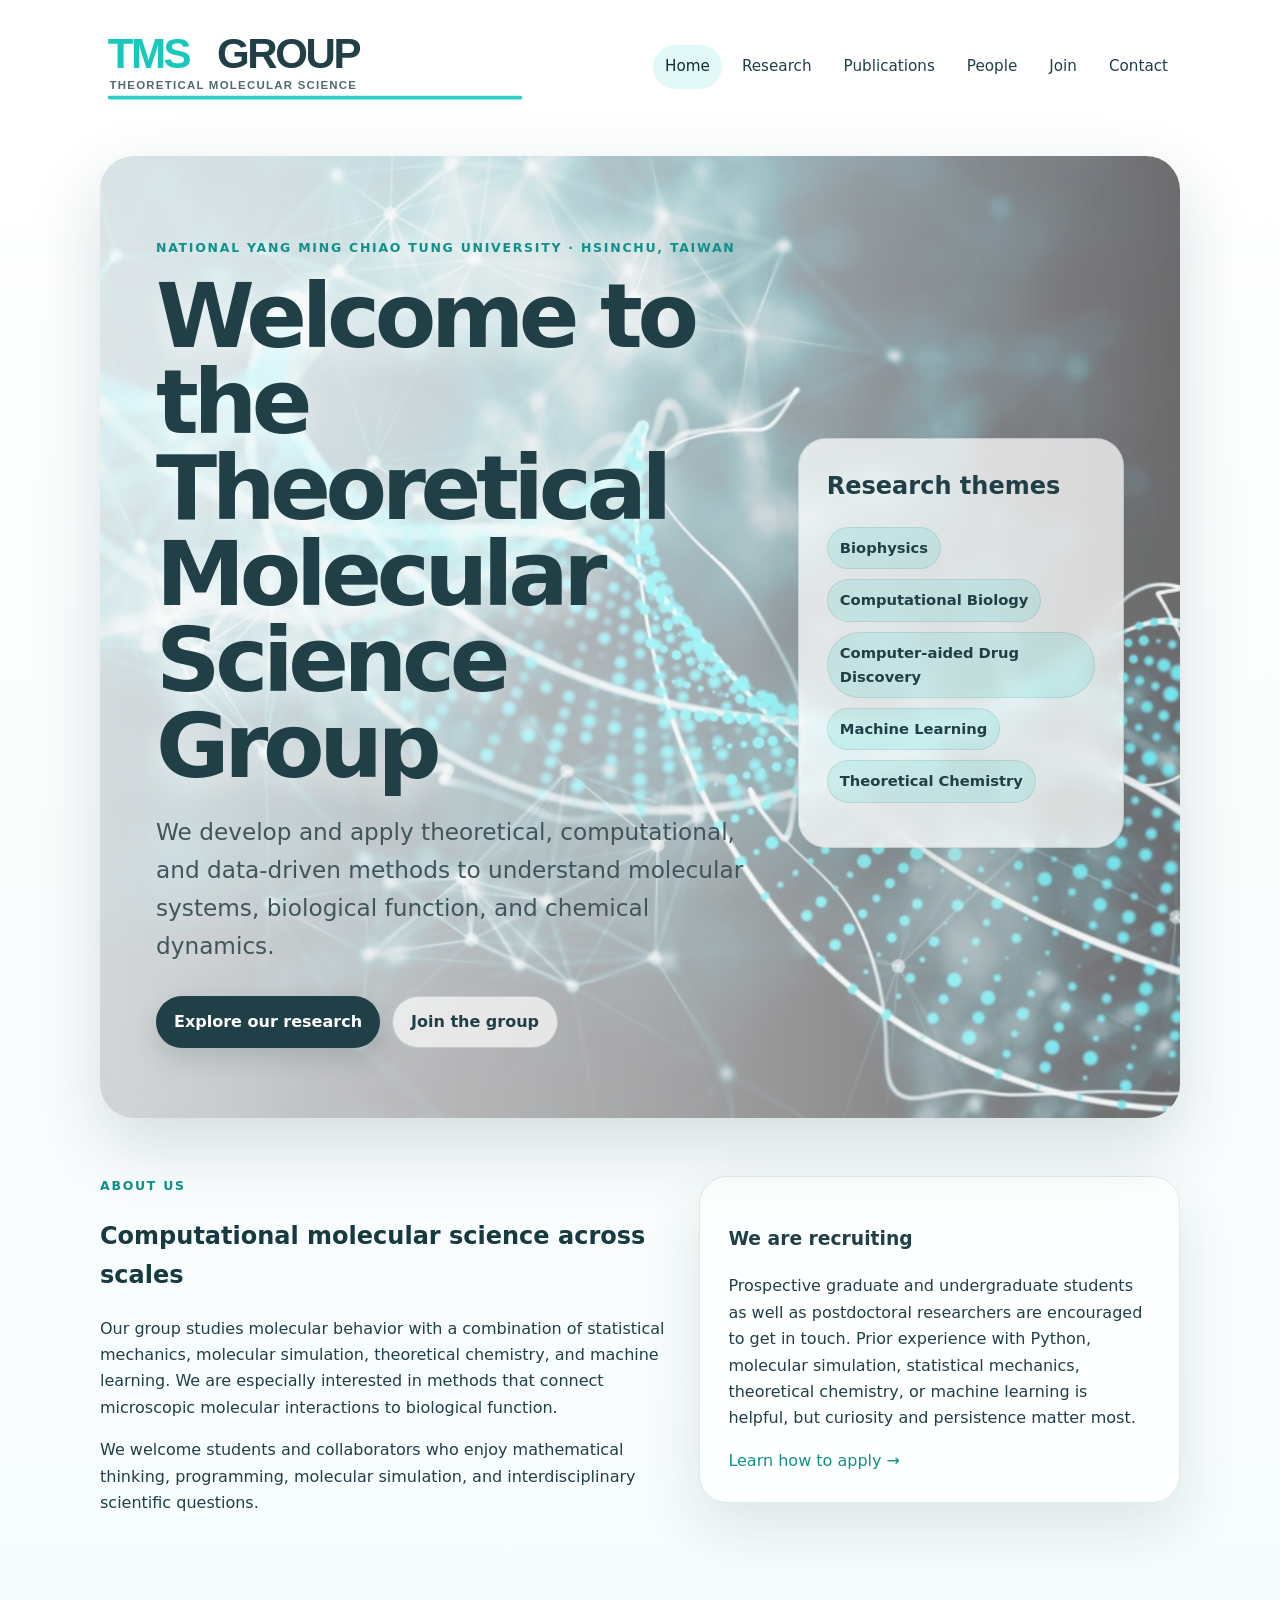
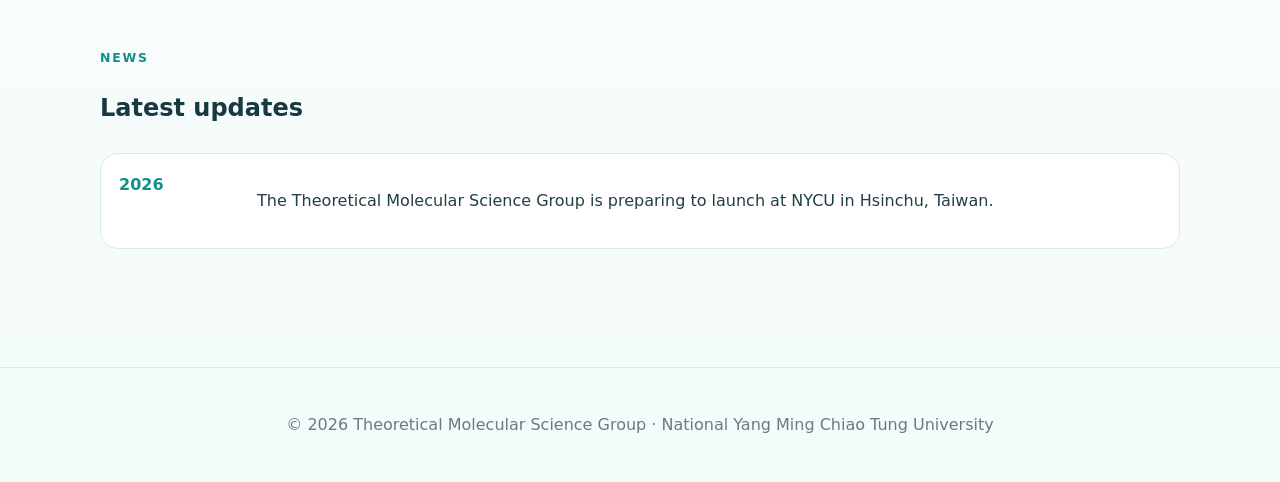
<file: index.html>
<!doctype html>
<html lang="en">
<head>
  <meta charset="utf-8">
  <meta name="viewport" content="width=device-width, initial-scale=1">
  <title>Theoretical Molecular Science Group | NYCU</title>
  <meta name="description" content="Theoretical Molecular Science Group at National Yang Ming Chiao Tung University, led by Ying-Chih Chiang.">
  <link rel="stylesheet" href="assets/styles.css">
  <link rel="icon" href="assets/favicon.svg" type="image/svg+xml">
</head>
<body>
  <header class="site-header">
    <a class="brand" href="index.html" aria-label="Theoretical Molecular Science Group home">
      <img src="assets/banner.svg" alt="Theoretical Molecular Science Group banner">
    </a>
    <button class="nav-toggle" aria-expanded="false" aria-controls="main-nav">Menu</button>
    <nav id="main-nav" class="main-nav" aria-label="Main navigation">
      <a class="active" href="index.html">Home</a>
      <a href="research.html">Research</a>
      <a href="publications.html">Publications</a>
      <a href="people.html">People</a>
      <a href="join.html">Join</a>
      <a href="contact.html">Contact</a>
    </nav>
  </header>

  <main>
    <section class="hero">
      <div>
        <p class="eyebrow">National Yang Ming Chiao Tung University · Hsinchu, Taiwan</p>
        <h1>Welcome to the Theoretical Molecular Science Group</h1>
        <p class="lead">We develop and apply theoretical, computational, and data-driven methods to understand molecular systems, biological function, and chemical dynamics.</p>
        <div class="hero-actions">
          <a class="button" href="research.html">Explore our research</a>
          <a class="button secondary" href="join.html">Join the group</a>
        </div>
      </div>
      <aside class="hero-card" aria-label="Group focus">
        <h2>Research themes</h2>
        <ul class="tag-list">
          <li>Biophysics</li>
          <li>Computational Biology</li>
          <li>Computer-aided Drug Discovery</li>
	  <li>Machine Learning</li>
          <li>Theoretical Chemistry</li>
        </ul>
      </aside>
    </section>

    <section class="section grid-two">
      <div>
        <p class="eyebrow">About us</p>
        <h2>Computational molecular science across scales</h2>
        <p>Our group studies molecular behavior with a combination of statistical mechanics, molecular simulation, theoretical chemistry, and machine learning. We are especially interested in methods that connect microscopic molecular interactions to biological function.</p>
        <p>We welcome students and collaborators who enjoy mathematical thinking, programming, molecular simulation, and interdisciplinary scientific questions.</p>
      </div>
      <div class="notice-card">
        <h3>We are recruiting</h3>
        <p>Prospective graduate and undergraduate students as well as postdoctoral researchers are encouraged to get in touch. Prior experience with Python, molecular simulation, statistical mechanics, theoretical chemistry, or machine learning is helpful, but curiosity and persistence matter most.</p>
        <a href="join.html">Learn how to apply →</a>
      </div>
    </section>

    <section class="section">
      <div class="section-heading">
        <p class="eyebrow">News</p>
        <h2>Latest updates</h2>
      </div>
      <div class="news-list">
        <article>
          <time datetime="2026-08">2026</time>
          <p>The Theoretical Molecular Science Group is preparing to launch at NYCU in Hsinchu, Taiwan.</p>
        </article>
      </div>
    </section>
  </main>

  <footer class="site-footer">
    <p>© <span id="year"></span> Theoretical Molecular Science Group · National Yang Ming Chiao Tung University</p>
  </footer>
  <script src="assets/main.js"></script>
</body>
</html>
</file>
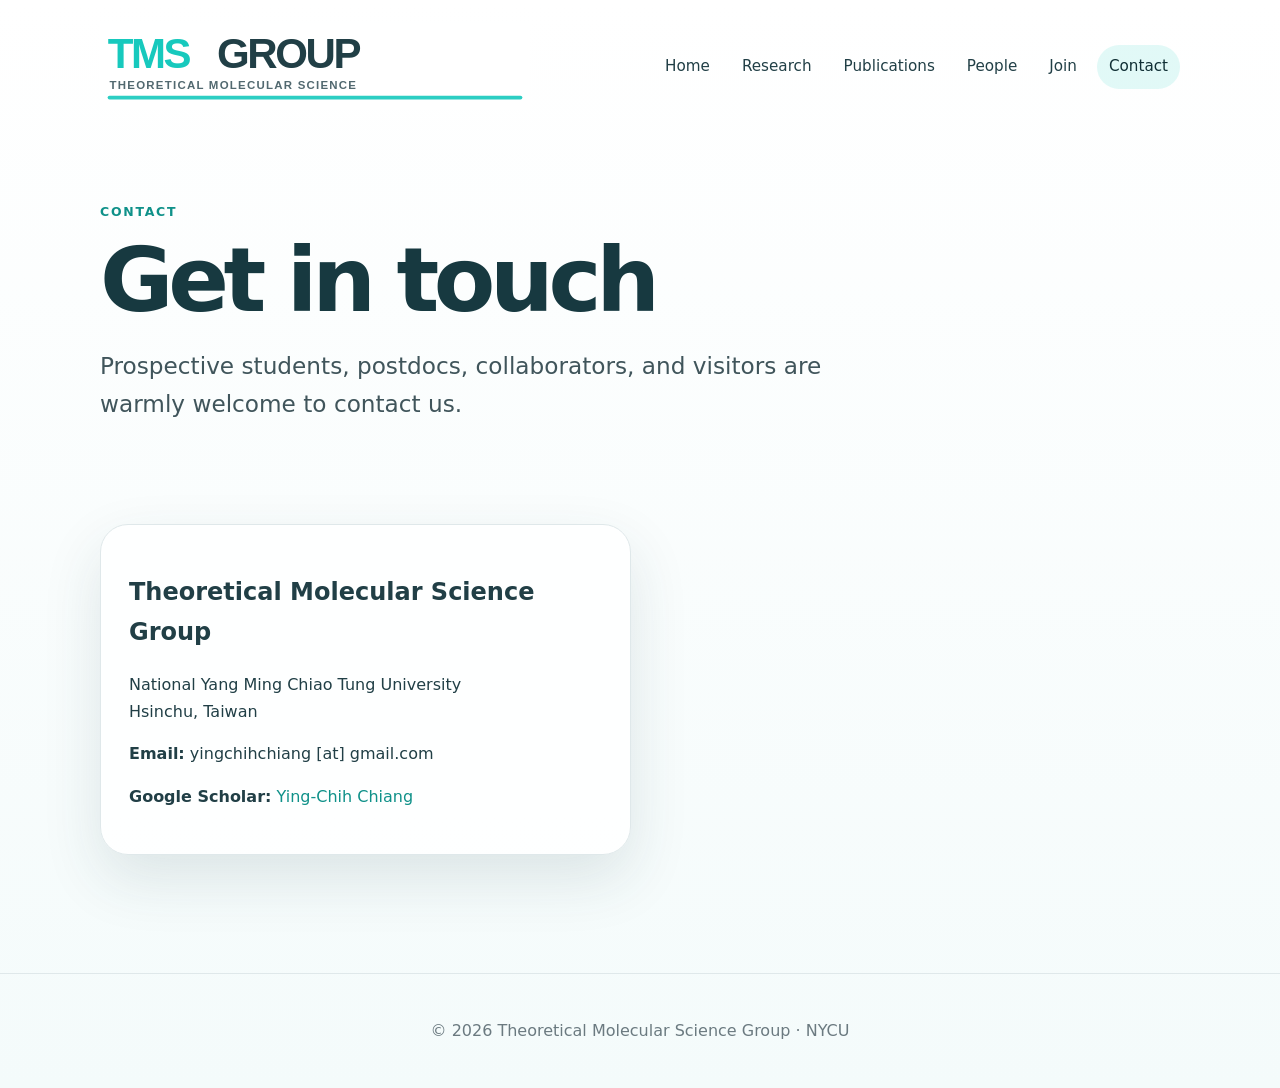
<file: contact.html>
<!doctype html>
<html lang="en">
<head>
  <meta charset="utf-8">
  <meta name="viewport" content="width=device-width, initial-scale=1">
  <title>Contact | Theoretical Molecular Science Group</title>
  <meta name="description" content="Contact the Theoretical Molecular Science Group at NYCU.">
  <link rel="stylesheet" href="assets/styles.css">
  <link rel="icon" href="assets/favicon.svg" type="image/svg+xml">
</head>
<body>
  <header class="site-header">
    <a class="brand" href="index.html"><img src="assets/banner.svg" alt="Theoretical Molecular Science Group banner"></a>
    <button class="nav-toggle" aria-expanded="false" aria-controls="main-nav">Menu</button>
    <nav id="main-nav" class="main-nav" aria-label="Main navigation">
      <a href="index.html">Home</a><a href="research.html">Research</a><a href="publications.html">Publications</a><a href="people.html">People</a><a href="join.html">Join</a><a class="active" href="contact.html">Contact</a>
    </nav>
  </header>
  <main>
    <section class="page-title">
      <p class="eyebrow">Contact</p>
      <h1>Get in touch</h1>
      <p class="lead">Prospective students, postdocs, collaborators, and visitors are warmly welcome to contact us.</p>
    </section>

    <section class="contact-layout">
      <div class="contact-card">
        <h2>Theoretical Molecular Science Group</h2>
        <p>National Yang Ming Chiao Tung University<br>Hsinchu, Taiwan</p>
        <p><strong>Email:</strong> yingchihchiang [at] gmail.com</p>
        <p><strong>Google Scholar:</strong> <a href="https://scholar.google.com/citations?user=zbOecagAAAAJ" target="_blank" rel="noopener">Ying-Chih Chiang</a></p>
      </div>
    </section>
  </main>
  <footer class="site-footer"><p>© <span id="year"></span> Theoretical Molecular Science Group · NYCU</p></footer>
  <script src="assets/main.js"></script>
</body>
</html>
</file>
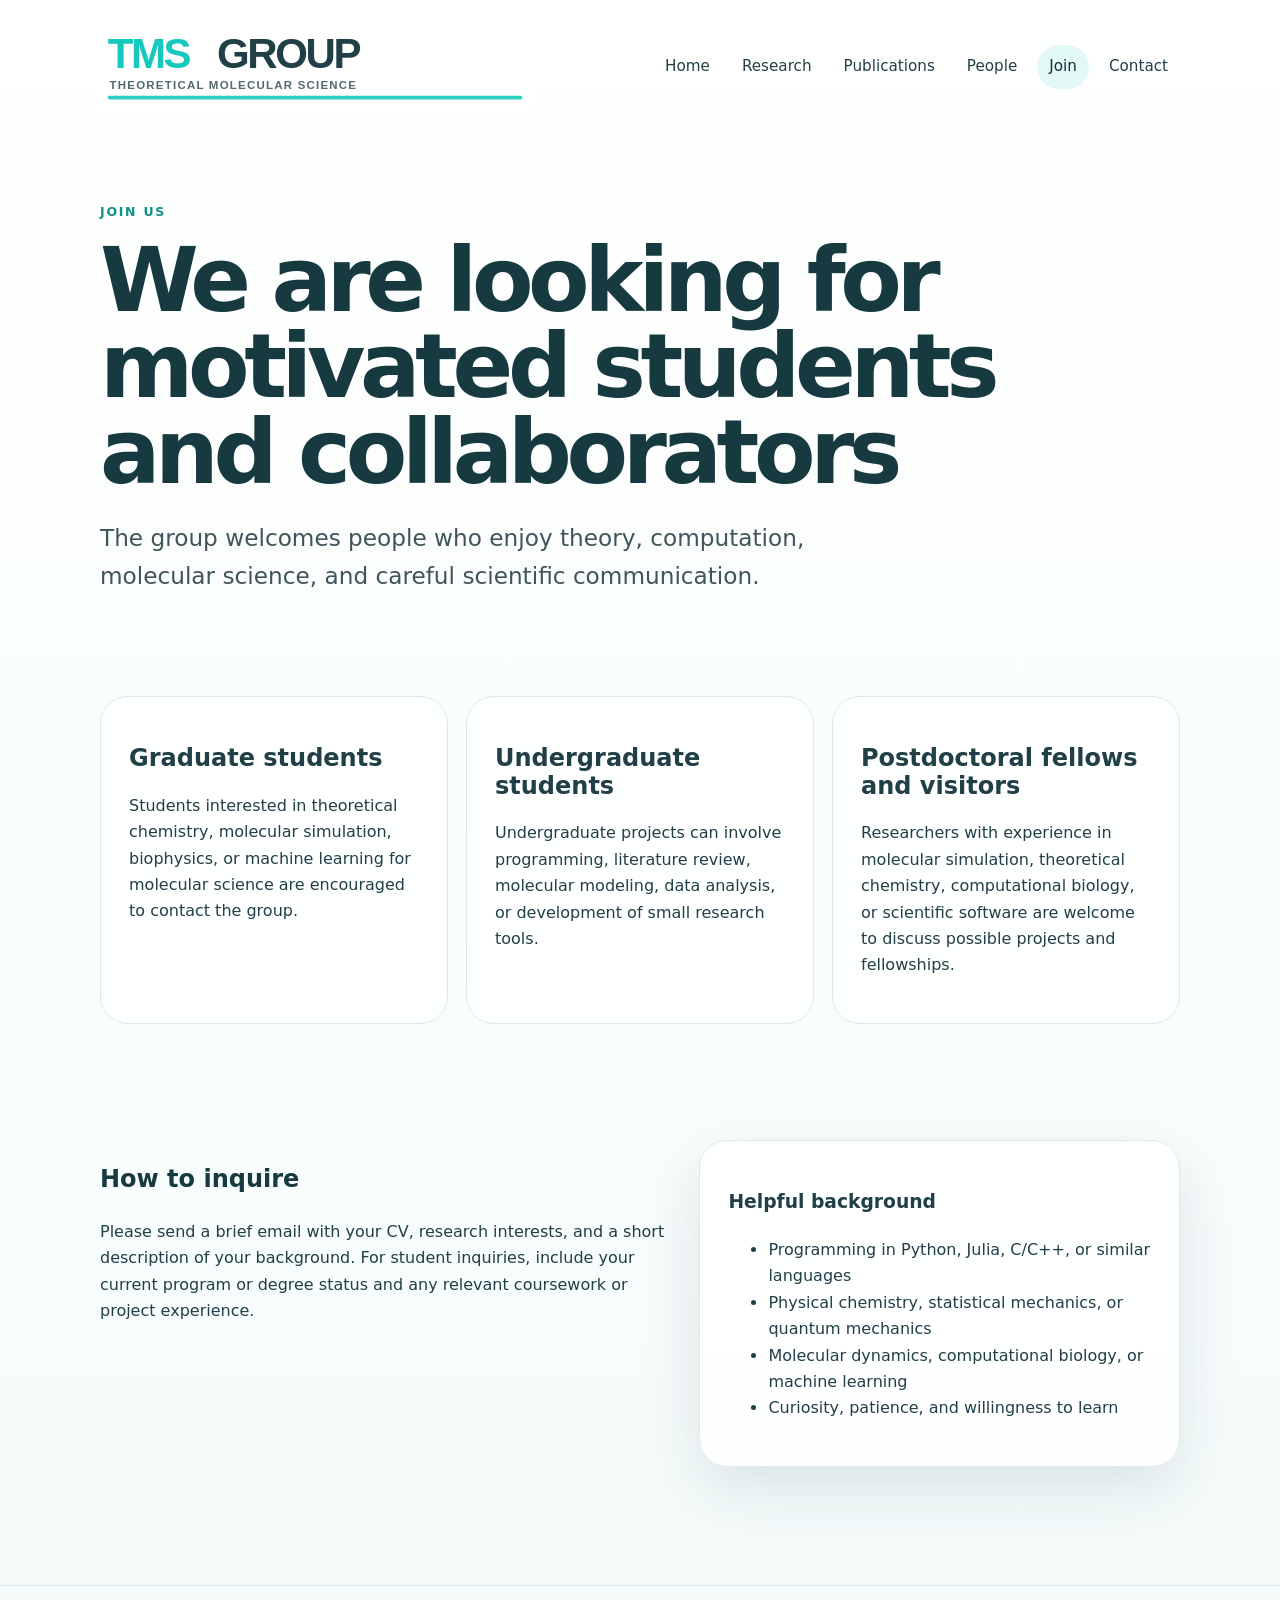
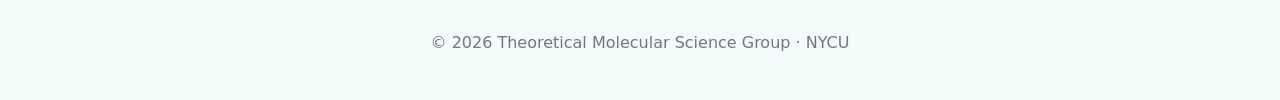
<file: join.html>
<!doctype html>
<html lang="en">
<head>
  <meta charset="utf-8">
  <meta name="viewport" content="width=device-width, initial-scale=1">
  <title>Join | Theoretical Molecular Science Group</title>
  <meta name="description" content="Open positions and application information for the Theoretical Molecular Science Group at NYCU.">
  <link rel="stylesheet" href="assets/styles.css">
  <link rel="icon" href="assets/favicon.svg" type="image/svg+xml">
</head>
<body>
  <header class="site-header">
    <a class="brand" href="index.html"><img src="assets/banner.svg" alt="Theoretical Molecular Science Group banner"></a>
    <button class="nav-toggle" aria-expanded="false" aria-controls="main-nav">Menu</button>
    <nav id="main-nav" class="main-nav" aria-label="Main navigation">
      <a href="index.html">Home</a><a href="research.html">Research</a><a href="publications.html">Publications</a><a href="people.html">People</a><a class="active" href="join.html">Join</a><a href="contact.html">Contact</a>
    </nav>
  </header>
  <main>
    <section class="page-title">
      <p class="eyebrow">Join us</p>
      <h1>We are looking for motivated students and collaborators</h1>
      <p class="lead">The group welcomes people who enjoy theory, computation, molecular science, and careful scientific communication.</p>
    </section>

    <section class="card-grid">
      <article class="card">
        <h2>Graduate students</h2>
        <p>Students interested in theoretical chemistry, molecular simulation, biophysics, or machine learning for molecular science are encouraged to contact the group.</p>
      </article>
      <article class="card">
        <h2>Undergraduate students</h2>
        <p>Undergraduate projects can involve programming, literature review, molecular modeling, data analysis, or development of small research tools.</p>
      </article>
      <article class="card">
        <h2>Postdoctoral fellows and visitors</h2>
        <p>Researchers with experience in molecular simulation, theoretical chemistry, computational biology, or scientific software are welcome to discuss possible projects and fellowships.</p>
      </article>
    </section>

    <section class="section grid-two">
      <div>
        <h2>How to inquire</h2>
        <p>Please send a brief email with your CV, research interests, and a short description of your background. For student inquiries, include your current program or degree status and any relevant coursework or project experience.</p>
      </div>
      <div class="notice-card">
        <h3>Helpful background</h3>
        <ul>
          <li>Programming in Python, Julia, C/C++, or similar languages</li>
          <li>Physical chemistry, statistical mechanics, or quantum mechanics</li>
          <li>Molecular dynamics, computational biology, or machine learning</li>
          <li>Curiosity, patience, and willingness to learn</li>
        </ul>
      </div>
    </section>
  </main>
  <footer class="site-footer"><p>© <span id="year"></span> Theoretical Molecular Science Group · NYCU</p></footer>
  <script src="assets/main.js"></script>
</body>
</html>
</file>
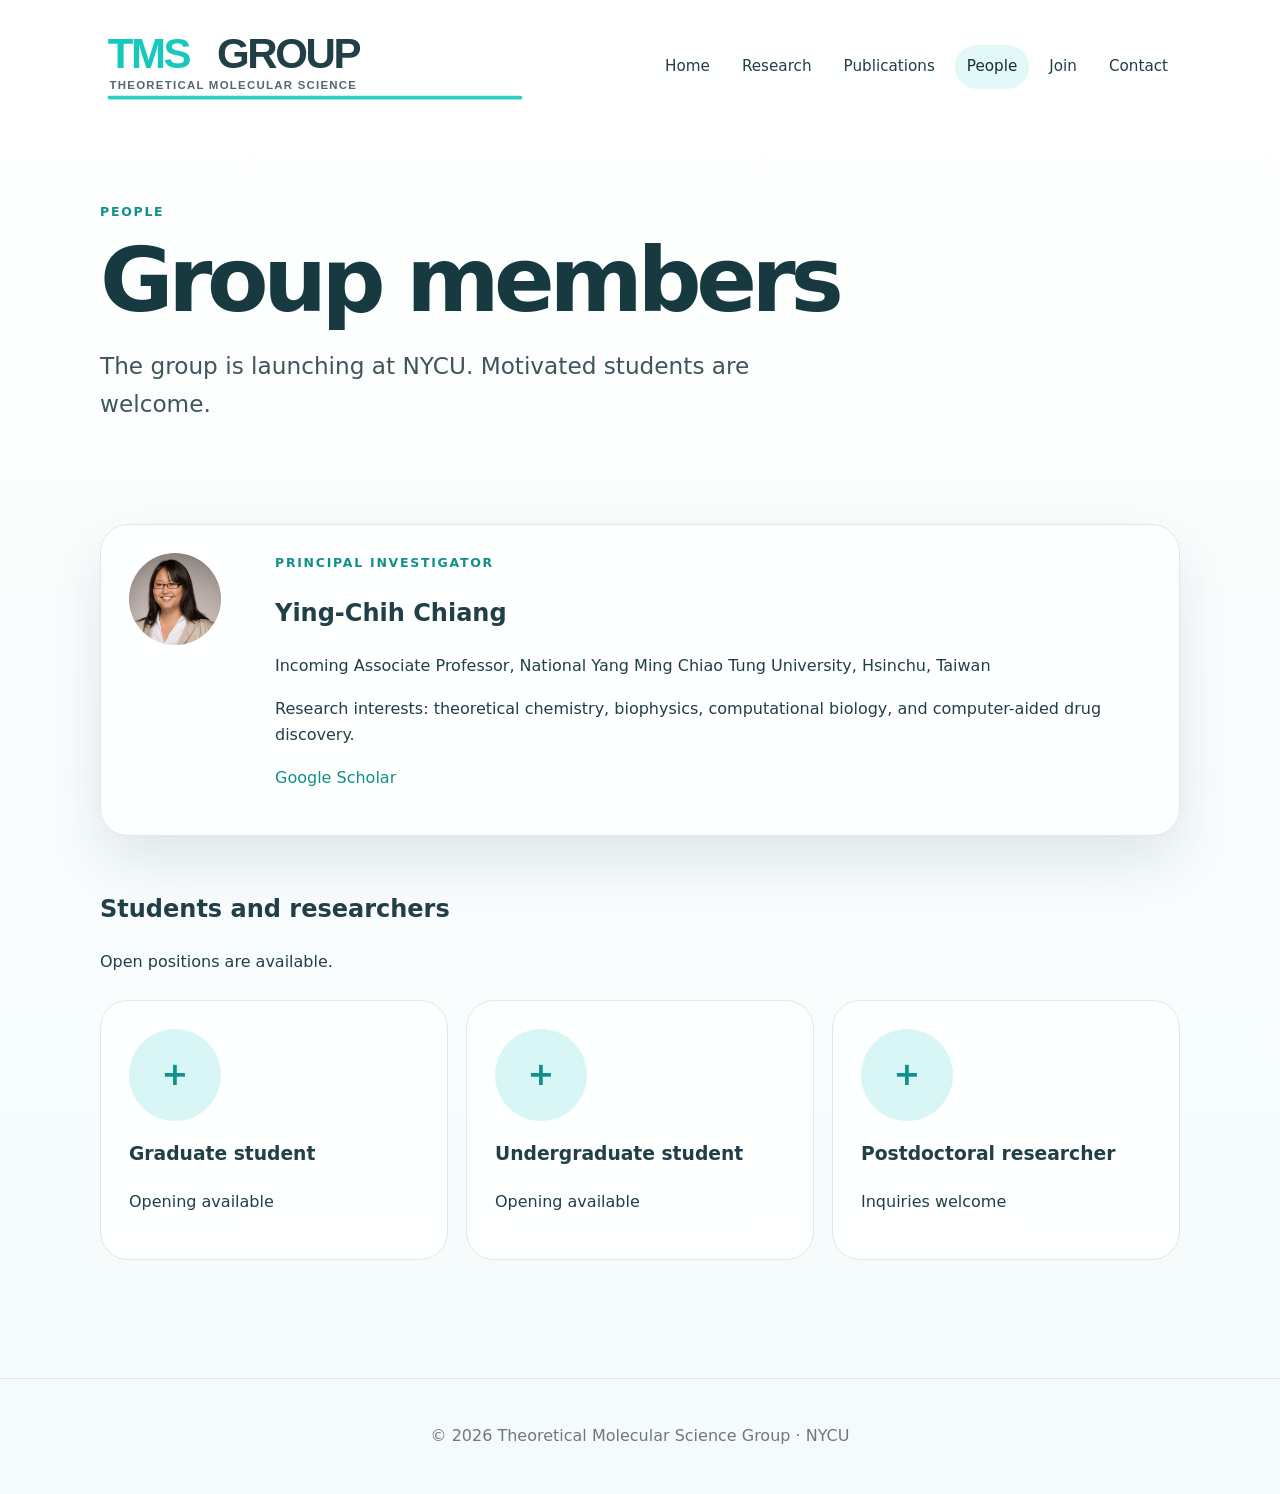
<file: people.html>
<!doctype html>
<html lang="en">
<head>
  <meta charset="utf-8">
  <meta name="viewport" content="width=device-width, initial-scale=1">
  <title>People | Theoretical Molecular Science Group</title>
  <meta name="description" content="People in the Theoretical Molecular Science Group at NYCU.">
  <link rel="stylesheet" href="assets/styles.css">
  <link rel="icon" href="assets/favicon.svg" type="image/svg+xml">
</head>
<body>
  <header class="site-header">
    <a class="brand" href="index.html"><img src="assets/banner.svg" alt="Theoretical Molecular Science Group banner"></a>
    <button class="nav-toggle" aria-expanded="false" aria-controls="main-nav">Menu</button>
    <nav id="main-nav" class="main-nav" aria-label="Main navigation">
      <a href="index.html">Home</a><a href="research.html">Research</a><a href="publications.html">Publications</a><a class="active" href="people.html">People</a><a href="join.html">Join</a><a href="contact.html">Contact</a>
    </nav>
  </header>
  <main>
    <section class="page-title">
      <p class="eyebrow">People</p>
      <h1>Group members</h1>
      <p class="lead">The group is launching at NYCU. Motivated students are welcome.</p>
    </section>

    <section class="people-list">
      <article class="person-card principal-investigator">
        <img class="avatar" src="assets/ying-chih-chiang.jpg" alt="Portrait of Ying-Chih Chiang" style="object-fit: cover; display: block; background: none;">
        <div>
          <p class="eyebrow">Principal Investigator</p>
          <h2>Ying-Chih Chiang</h2>
          <p>Incoming Associate Professor, National Yang Ming Chiao Tung University, Hsinchu, Taiwan</p>
          <p>Research interests: theoretical chemistry, biophysics, computational biology, and computer-aided drug discovery.</p>
          <p><a href="https://scholar.google.com/citations?user=zbOecagAAAAJ" target="_blank" rel="noopener">Google Scholar</a></p>
        </div>
      </article>

      <div class="section-heading compact">
        <h2>Students and researchers</h2>
        <p>Open positions are available.</p>
      </div>
      <div class="placeholder-grid">
        <article class="person-card placeholder"><div class="avatar">+</div><h3>Graduate student</h3><p>Opening available</p></article>
        <article class="person-card placeholder"><div class="avatar">+</div><h3>Undergraduate student</h3><p>Opening available</p></article>
        <article class="person-card placeholder"><div class="avatar">+</div><h3>Postdoctoral researcher</h3><p>Inquiries welcome</p></article>
      </div>
    </section>
  </main>
  <footer class="site-footer"><p>© <span id="year"></span> Theoretical Molecular Science Group · NYCU</p></footer>
  <script src="assets/main.js"></script>
</body>
</html>
</file>
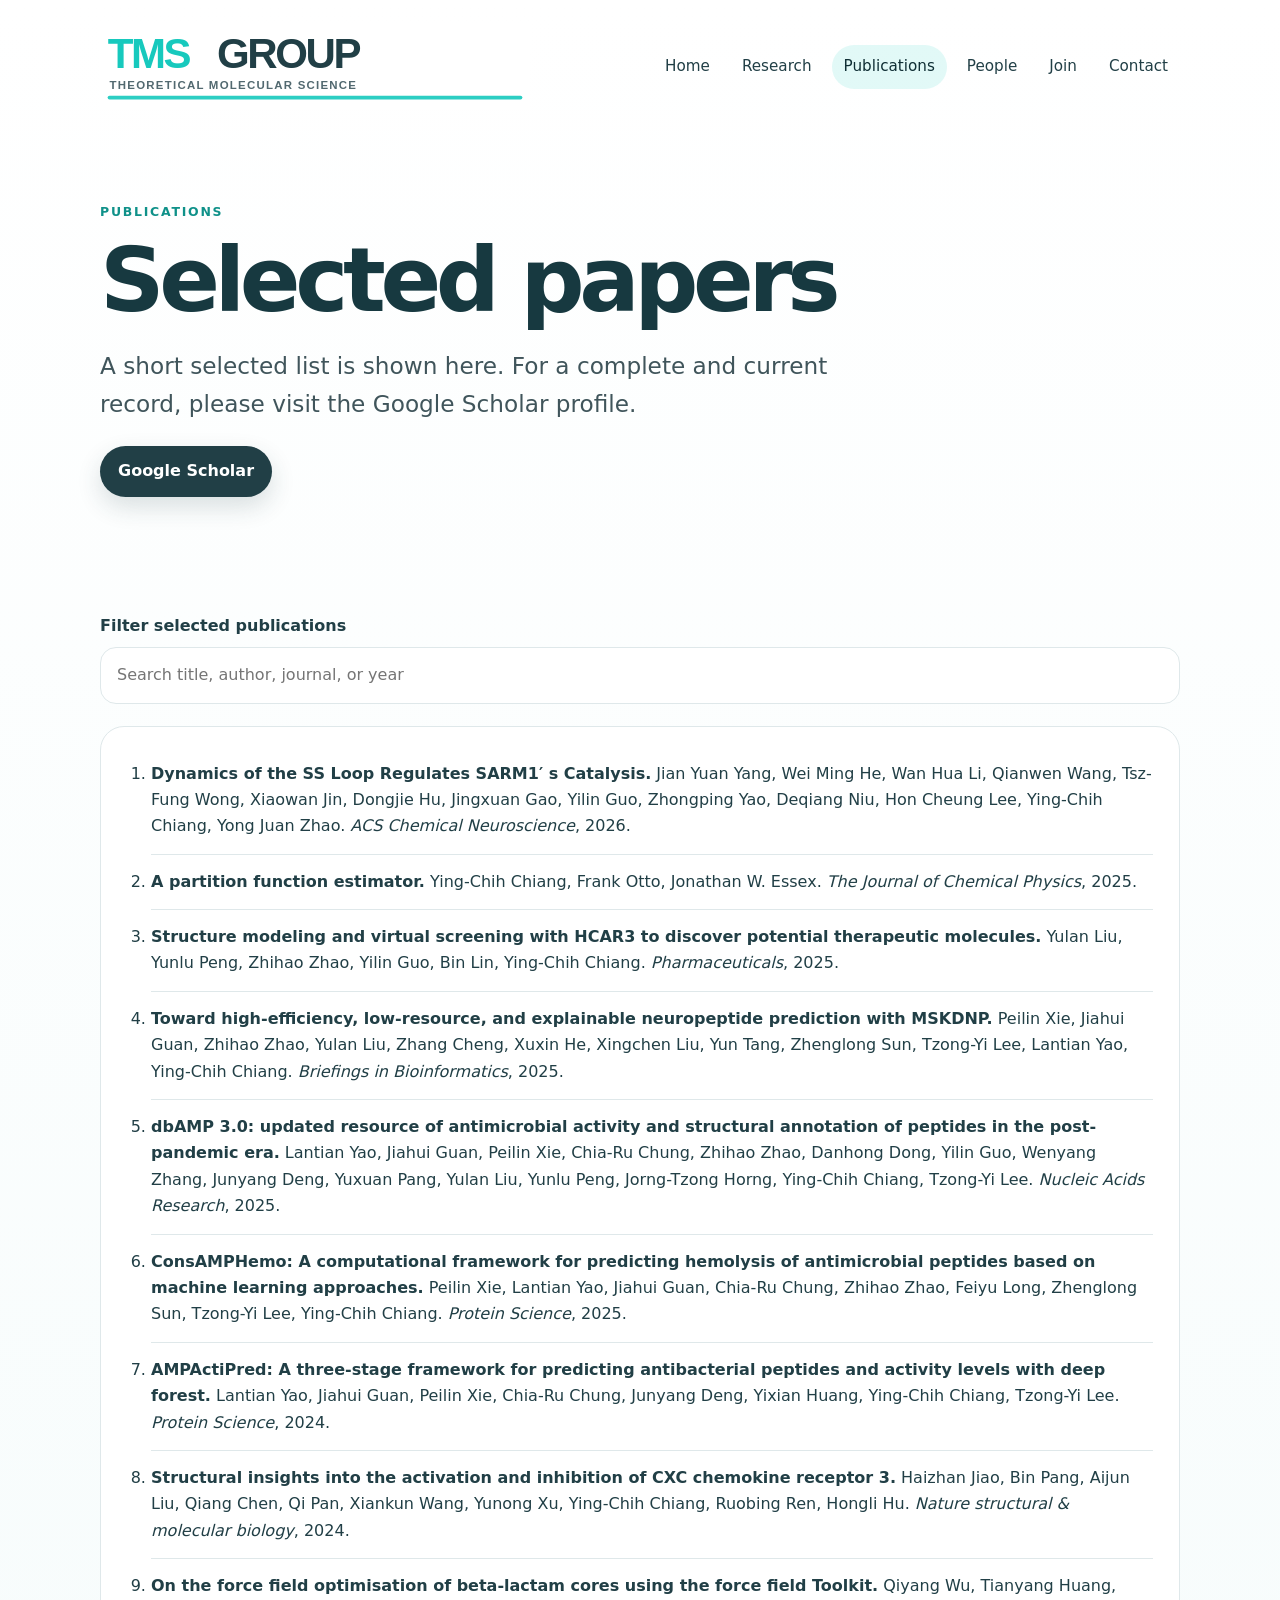
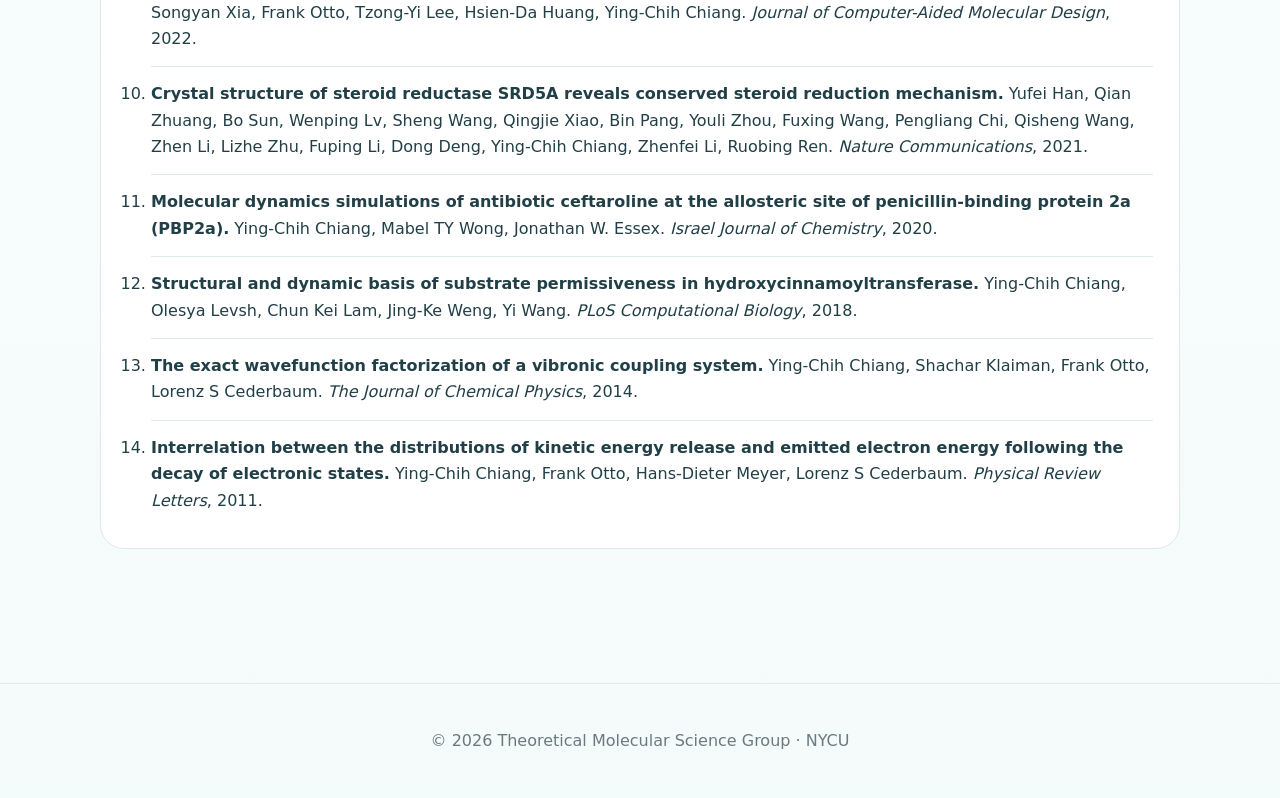
<file: publications.html>
<!doctype html>
<html lang="en">
<head>
  <meta charset="utf-8">
  <meta name="viewport" content="width=device-width, initial-scale=1">
  <title>Publications | Theoretical Molecular Science Group</title>
  <meta name="description" content="Selected publications from the Theoretical Molecular Science Group.">
  <link rel="stylesheet" href="assets/styles.css">
  <link rel="icon" href="assets/favicon.svg" type="image/svg+xml">
</head>
<body>
  <header class="site-header">
    <a class="brand" href="index.html"><img src="assets/banner.svg" alt="Theoretical Molecular Science Group banner"></a>
    <button class="nav-toggle" aria-expanded="false" aria-controls="main-nav">Menu</button>
    <nav id="main-nav" class="main-nav" aria-label="Main navigation">
      <a href="index.html">Home</a><a href="research.html">Research</a><a class="active" href="publications.html">Publications</a><a href="people.html">People</a><a href="join.html">Join</a><a href="contact.html">Contact</a>
    </nav>
  </header>
  <main>
    <section class="page-title">
      <p class="eyebrow">Publications</p>
      <h1>Selected papers</h1>
      <p class="lead">A short selected list is shown here. For a complete and current record, please visit the Google Scholar profile.</p>
      <a class="button" href="https://scholar.google.com/citations?user=zbOecagAAAAJ" target="_blank" rel="noopener">Google Scholar</a>
    </section>

    <section class="section">
      <div class="filter-bar" role="search">
        <label for="publication-search">Filter selected publications</label>
        <input id="publication-search" type="search" placeholder="Search title, author, journal, or year">
      </div>
      <ol class="publication-list" id="publication-list">
        <li><strong>Dynamics of the SS Loop Regulates SARM1′ s Catalysis.</strong> Jian Yuan Yang, Wei Ming He, Wan Hua Li, Qianwen Wang, Tsz-Fung Wong, Xiaowan Jin, Dongjie Hu, Jingxuan Gao, Yilin Guo, Zhongping Yao, Deqiang Niu, Hon Cheung Lee, Ying-Chih Chiang, Yong Juan Zhao. <em>ACS Chemical Neuroscience</em>, 2026.</li>
        <li><strong>A partition function estimator.</strong> Ying-Chih Chiang, Frank Otto, Jonathan W. Essex. <em>The Journal of Chemical Physics</em>, 2025.</li>
        <li><strong>Structure modeling and virtual screening with HCAR3 to discover potential therapeutic molecules.</strong> Yulan Liu, Yunlu Peng, Zhihao Zhao, Yilin Guo, Bin Lin, Ying-Chih Chiang. <em>Pharmaceuticals</em>, 2025.</li>
        <li><strong>Toward high-efficiency, low-resource, and explainable neuropeptide prediction with MSKDNP.</strong> Peilin Xie, Jiahui Guan, Zhihao Zhao, Yulan Liu, Zhang Cheng, Xuxin He, Xingchen Liu, Yun Tang, Zhenglong Sun, Tzong-Yi Lee, Lantian Yao, Ying-Chih Chiang. <em>Briefings in Bioinformatics</em>, 2025.</li>
        <li><strong>dbAMP 3.0: updated resource of antimicrobial activity and structural annotation of peptides in the post-pandemic era.</strong> Lantian Yao, Jiahui Guan, Peilin Xie, Chia-Ru Chung, Zhihao Zhao, Danhong Dong, Yilin Guo, Wenyang Zhang, Junyang Deng, Yuxuan Pang, Yulan Liu, Yunlu Peng, Jorng-Tzong Horng, Ying-Chih Chiang, Tzong-Yi Lee. <em>Nucleic Acids Research</em>, 2025.</li>
        <li><strong>ConsAMPHemo: A computational framework for predicting hemolysis of antimicrobial peptides based on machine learning approaches.</strong> Peilin Xie, Lantian Yao, Jiahui Guan, Chia‐Ru Chung, Zhihao Zhao, Feiyu Long, Zhenglong Sun, Tzong‐Yi Lee, Ying‐Chih Chiang. <em>Protein Science</em>, 2025.</li>
        <li><strong>AMPActiPred: A three‐stage framework for predicting antibacterial peptides and activity levels with deep forest.</strong> Lantian Yao, Jiahui Guan, Peilin Xie, Chia‐Ru Chung, Junyang Deng, Yixian Huang, Ying‐Chih Chiang, Tzong‐Yi Lee. <em>Protein Science</em>, 2024.</li>
        <li><strong>Structural insights into the activation and inhibition of CXC chemokine receptor 3.</strong> Haizhan Jiao, Bin Pang, Aijun Liu, Qiang Chen, Qi Pan, Xiankun Wang, Yunong Xu, Ying-Chih Chiang, Ruobing Ren, Hongli Hu. <em>Nature structural & molecular biology</em>, 2024.</li>
        <li><strong>On the force field optimisation of beta-lactam cores using the force field Toolkit.</strong> Qiyang Wu, Tianyang Huang, Songyan Xia, Frank Otto, Tzong-Yi Lee, Hsien-Da Huang, Ying-Chih Chiang. <em>Journal of Computer-Aided Molecular Design</em>, 2022.</li>
        <li><strong>Crystal structure of steroid reductase SRD5A reveals conserved steroid reduction mechanism.</strong> Yufei Han, Qian Zhuang, Bo Sun, Wenping Lv, Sheng Wang, Qingjie Xiao, Bin Pang, Youli Zhou, Fuxing Wang, Pengliang Chi, Qisheng Wang, Zhen Li, Lizhe Zhu, Fuping Li, Dong Deng, Ying-Chih Chiang, Zhenfei Li, Ruobing Ren. <em>Nature Communications</em>, 2021.</li>
        <li><strong>Molecular dynamics simulations of antibiotic ceftaroline at the allosteric site of penicillin‐binding protein 2a (PBP2a).</strong> Ying‐Chih Chiang, Mabel TY Wong, Jonathan W. Essex. <em>Israel Journal of Chemistry</em>, 2020.</li>
        <li><strong>Structural and dynamic basis of substrate permissiveness in hydroxycinnamoyltransferase.</strong> Ying-Chih Chiang, Olesya Levsh, Chun Kei Lam, Jing-Ke Weng, Yi Wang. <em>PLoS Computational Biology</em>, 2018.</li>
        <li><strong>The exact wavefunction factorization of a vibronic coupling system.</strong> Ying-Chih Chiang, Shachar Klaiman, Frank Otto, Lorenz S Cederbaum. <em>The Journal of Chemical Physics</em>, 2014.</li>
        <li><strong>Interrelation between the distributions of kinetic energy release and emitted electron energy following the decay of electronic states.</strong> Ying-Chih Chiang, Frank Otto, Hans-Dieter Meyer, Lorenz S Cederbaum. <em>Physical Review Letters</em>, 2011.</li>
      </ol>
    </section>
  </main>
  <footer class="site-footer"><p>© <span id="year"></span> Theoretical Molecular Science Group · NYCU</p></footer>
  <script src="assets/main.js"></script>
</body>
</html>
</file>
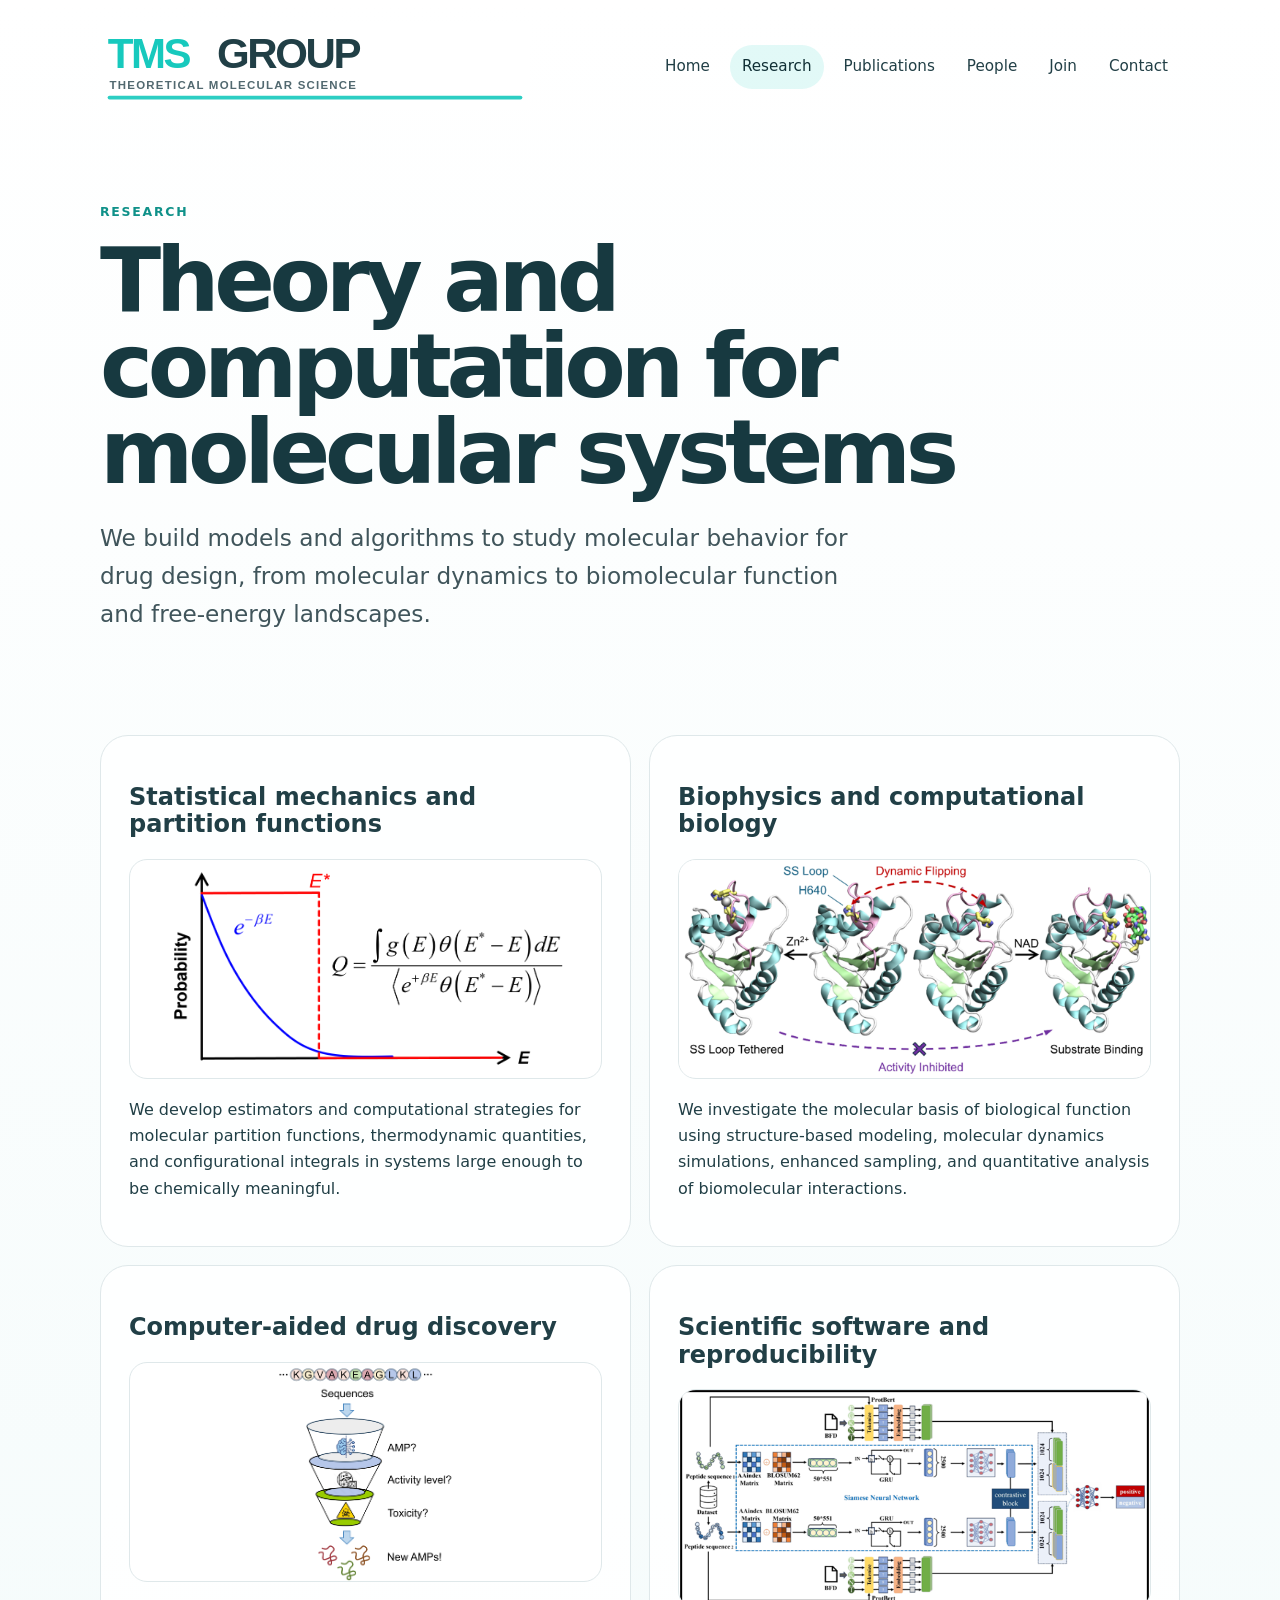
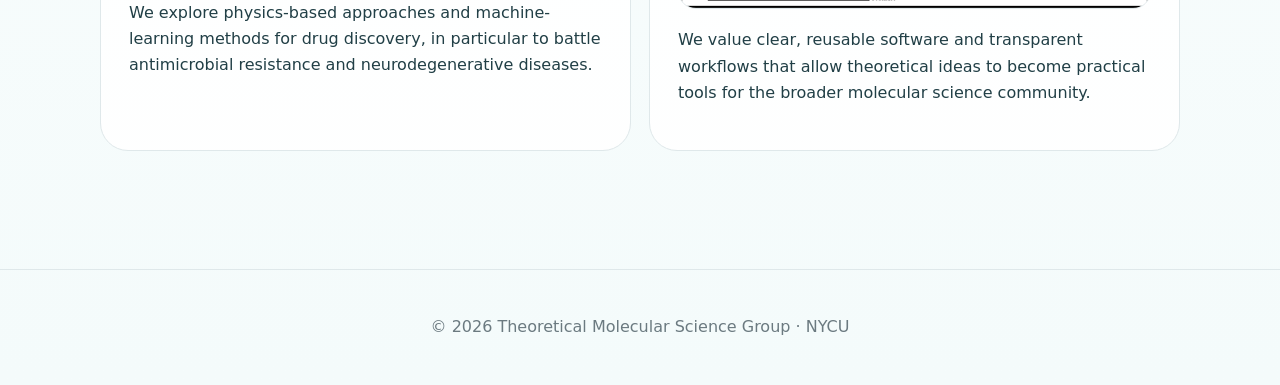
<file: research.html>
<!doctype html>
<html lang="en">
<head>
  <meta charset="utf-8">
  <meta name="viewport" content="width=device-width, initial-scale=1">
  <title>Research | Theoretical Molecular Science Group</title>
  <meta name="description" content="Research areas of the Theoretical Molecular Science Group at NYCU.">
  <link rel="stylesheet" href="assets/styles.css">
  <link rel="icon" href="assets/favicon.svg" type="image/svg+xml">
</head>
<body>
  <header class="site-header">
    <a class="brand" href="index.html"><img src="assets/banner.svg" alt="Theoretical Molecular Science Group banner"></a>
    <button class="nav-toggle" aria-expanded="false" aria-controls="main-nav">Menu</button>
    <nav id="main-nav" class="main-nav" aria-label="Main navigation">
      <a href="index.html">Home</a><a class="active" href="research.html">Research</a><a href="publications.html">Publications</a><a href="people.html">People</a><a href="join.html">Join</a><a href="contact.html">Contact</a>
    </nav>
  </header>
  <main>
    <section class="page-title">
      <p class="eyebrow">Research</p>
      <h1>Theory and computation for molecular systems</h1>
      <p class="lead">We build models and algorithms to study molecular behavior for drug design, from molecular dynamics to biomolecular function and free-energy landscapes.</p>
    </section>

    <section class="card-grid research-grid">
      <article class="card">
        <h2>Statistical mechanics and partition functions</h2>
        <img class="research-card-image" src="assets/PFE.png" alt="">
        <p>We develop estimators and computational strategies for molecular partition functions, thermodynamic quantities, and configurational integrals in systems large enough to be chemically meaningful.</p>
      </article>
      <article class="card">
        <h2>Biophysics and computational biology</h2>
        <img class="research-card-image" src="assets/SARM1.png" alt="">
        <p>We investigate the molecular basis of biological function using structure-based modeling, molecular dynamics simulations, enhanced sampling, and quantitative analysis of biomolecular interactions.</p>
      </article>
      <article class="card">
        <h2>Computer-aided drug discovery</h2>
        <img class="research-card-image" src="assets/AMP_discovery.png" alt="">
        <p>We explore physics-based approaches and machine-learning methods for drug discovery, in particular to battle antimicrobial resistance and neurodegenerative diseases.</p>
      </article>
      <article class="card">
        <h2>Scientific software and reproducibility</h2>
        <img class="research-card-image" src="assets/ConsAMPHemo.png" alt="">
        <p>We value clear, reusable software and transparent workflows that allow theoretical ideas to become practical tools for the broader molecular science community.</p>
      </article>
    </section>
  </main>
  <footer class="site-footer"><p>© <span id="year"></span> Theoretical Molecular Science Group · NYCU</p></footer>
  <script src="assets/main.js"></script>
</body>
</html>
</file>
<file: assets/styles.css>
:root {
  --teal: #17c9bd;
  --teal-dark: #0f9189;
  --ink: #213f46;
  --muted: #6b7a80;
  --line: #dfe8ea;
  --paper: #ffffff;
  --soft: #f4fbfb;
  --max: 1120px;
  --shadow: 0 24px 60px rgba(33, 63, 70, 0.12);
}

* { box-sizing: border-box; }
body {
  margin: 0;
  font-family: Inter, ui-sans-serif, system-ui, -apple-system, BlinkMacSystemFont, "Segoe UI", sans-serif;
  color: var(--ink);
  background: linear-gradient(180deg, #fff 0%, var(--soft) 100%);
  line-height: 1.65;
}
a { color: var(--teal-dark); text-decoration: none; }
a:hover { text-decoration: underline; }

.site-header {
  max-width: var(--max);
  margin: 0 auto;
  padding: 24px 20px 14px;
  display: flex;
  align-items: center;
  justify-content: space-between;
  gap: 24px;
}
.brand img { display: block; width: min(430px, 58vw); height: auto; }
.main-nav { display: flex; gap: 8px; align-items: center; flex-wrap: wrap; justify-content: flex-end; }
.main-nav a {
  padding: 9px 12px;
  border-radius: 999px;
  color: var(--ink);
  font-size: 0.95rem;
}
.main-nav a:hover, .main-nav a.active { background: rgba(23, 201, 189, 0.12); text-decoration: none; color: #102f35; }
.nav-toggle { display: none; border: 1px solid var(--line); background: var(--paper); border-radius: 999px; padding: 8px 14px; color: var(--ink); }

main { max-width: var(--max); margin: 0 auto; padding: 20px; }
.hero {
  position: relative;
  overflow: hidden;
  min-height: 560px;
  display: grid;
  grid-template-columns: minmax(0, 1.3fr) minmax(280px, 0.7fr);
  gap: 36px;
  align-items: center;
  margin-top: 12px;
  padding: 82px 56px 70px;
  border-radius: 34px;
  background:
    linear-gradient(90deg, rgba(255, 255, 255, 0.82) 0%, rgba(255, 255, 255, 0.66) 48%, rgba(255, 255, 255, 0.42) 100%),
    url("back.jpg") center / cover no-repeat;
  color: var(--ink);
  box-shadow: 0 28px 70px rgba(33, 63, 70, 0.16);
}
.hero::after {
  content: "";
  position: absolute;
  inset: 0;
  pointer-events: none;
  background: radial-gradient(circle at 18% 18%, rgba(255, 255, 255, 0.34), transparent 34%);
}
.hero > * { position: relative; z-index: 1; }
.hero h1, .page-title h1 { font-size: clamp(2.6rem, 7vw, 5.7rem); line-height: 0.96; letter-spacing: -0.06em; margin: 0 0 24px; }
.hero h1 { max-width: 900px; text-shadow: 0 10px 28px rgba(255,255,255,0.55); }
.lead { font-size: clamp(1.15rem, 2vw, 1.45rem); color: #40555b; max-width: 760px; }
.hero .lead { color: #40555b; text-shadow: 0 8px 24px rgba(255,255,255,0.55); }
.eyebrow { margin: 0 0 14px; text-transform: uppercase; letter-spacing: 0.14em; color: var(--teal-dark); font-size: 0.78rem; font-weight: 800; }
.hero .eyebrow { color: var(--teal-dark); }
.hero-actions { display: flex; gap: 12px; flex-wrap: wrap; margin-top: 30px; }
.hero .button { background: var(--ink); color: white; }
.hero .button.secondary { background: rgba(255,255,255,0.68); color: var(--ink); border-color: rgba(33,63,70,0.18); backdrop-filter: blur(6px); }
.button {
  display: inline-flex;
  align-items: center;
  justify-content: center;
  border-radius: 999px;
  padding: 12px 18px;
  font-weight: 800;
  background: var(--ink);
  color: white;
  box-shadow: 0 10px 24px rgba(33, 63, 70, 0.16);
}
.button:hover { text-decoration: none; transform: translateY(-1px); }
.button.secondary { background: white; color: var(--ink); border: 1px solid var(--line); box-shadow: none; }
.hero-card, .notice-card, .card, .contact-card, .person-card {
  background: rgba(255,255,255,0.88);
  border: 1px solid var(--line);
  border-radius: 28px;
  padding: 28px;
  box-shadow: var(--shadow);
}
.hero-card { background: rgba(255,255,255,0.72); border-color: rgba(33,63,70,0.14); color: var(--ink); backdrop-filter: blur(10px); }
.hero-card h2 { margin-top: 0; color: var(--ink); }
.tag-list { list-style: none; padding: 0; display: flex; flex-wrap: wrap; gap: 10px; }
.tag-list li { background: rgba(23, 201, 189, 0.14); padding: 8px 12px; border-radius: 999px; font-weight: 700; font-size: 0.92rem; }
.hero .tag-list li { background: rgba(23, 201, 189, 0.14); color: var(--ink); border: 1px solid rgba(33,63,70,0.10); }

.section, .page-title { padding: 58px 0; }
.grid-two { display: grid; grid-template-columns: 1fr 0.85fr; gap: 34px; align-items: start; }
.section h2, .page-title h1 { color: #173940; }
.section-heading { margin-bottom: 24px; }
.section-heading.compact { padding-top: 34px; }
.news-list { display: grid; gap: 16px; }
.news-list article { display: grid; grid-template-columns: 120px 1fr; gap: 18px; background: white; border: 1px solid var(--line); border-radius: 18px; padding: 18px; }
.news-list time { font-weight: 900; color: var(--teal-dark); }
.card-grid { display: grid; grid-template-columns: repeat(3, minmax(0, 1fr)); gap: 18px; padding: 20px 0 58px; }
.research-grid { grid-template-columns: repeat(2, minmax(0, 1fr)); }
.card { box-shadow: none; transition: transform 0.2s ease, box-shadow 0.2s ease; }
.card:hover { transform: translateY(-3px); box-shadow: var(--shadow); }
.card-number { color: var(--teal); font-weight: 900; letter-spacing: -0.04em; font-size: 2rem; }
.card h2 { line-height: 1.15; }
.filter-bar { display: flex; flex-direction: column; gap: 8px; margin-bottom: 22px; }
.filter-bar label { font-weight: 800; }
.filter-bar input { width: 100%; border: 1px solid var(--line); border-radius: 16px; padding: 14px 16px; font: inherit; }
.publication-list { background: white; border: 1px solid var(--line); border-radius: 24px; padding: 20px 26px 20px 50px; }
.publication-list li { padding: 14px 0; border-bottom: 1px solid var(--line); }
.publication-list li:last-child { border-bottom: 0; }
.people-list, .contact-layout { padding: 20px 0 58px; }
.principal-investigator { display: grid; grid-template-columns: 120px 1fr; gap: 26px; align-items: start; }
.avatar { width: 92px; height: 92px; border-radius: 50%; display: grid; place-items: center; background: rgba(23, 201, 189, 0.16); color: var(--teal-dark); font-weight: 900; font-size: 2rem; }
.initials { background: var(--ink); color: white; }
.placeholder-grid { display: grid; grid-template-columns: repeat(3, minmax(0, 1fr)); gap: 18px; }
.placeholder { box-shadow: none; }
.contact-layout { display: grid; grid-template-columns: 1fr 1fr; gap: 18px; }
.contact-card.muted { background: #f7fbfb; box-shadow: none; }
.site-footer { border-top: 1px solid var(--line); margin-top: 40px; padding: 28px 20px; text-align: center; color: var(--muted); }


.research-card-image {
  display: block;
  width: 100%;
  height: 220px;
  object-fit: contain;
  object-position: center;
  margin: 18px 0 18px;
  border-radius: 18px;
  background: #fff;
  border: 1px solid var(--line);
}

@media (max-width: 840px) {
  .research-card-image {
    height: 190px;
  }
}

@media (max-width: 840px) {
  .site-header { align-items: flex-start; }
  .nav-toggle { display: inline-flex; }
  .main-nav { display: none; width: 100%; flex-direction: column; align-items: stretch; }
  .main-nav.open { display: flex; }
  .site-header { flex-wrap: wrap; }
  .hero, .grid-two, .contact-layout, .principal-investigator { grid-template-columns: 1fr; }
  .card-grid, .research-grid, .placeholder-grid { grid-template-columns: 1fr; }
  .news-list article { grid-template-columns: 1fr; }
  .hero { padding: 48px 24px; border-radius: 24px; }
}
</file>
